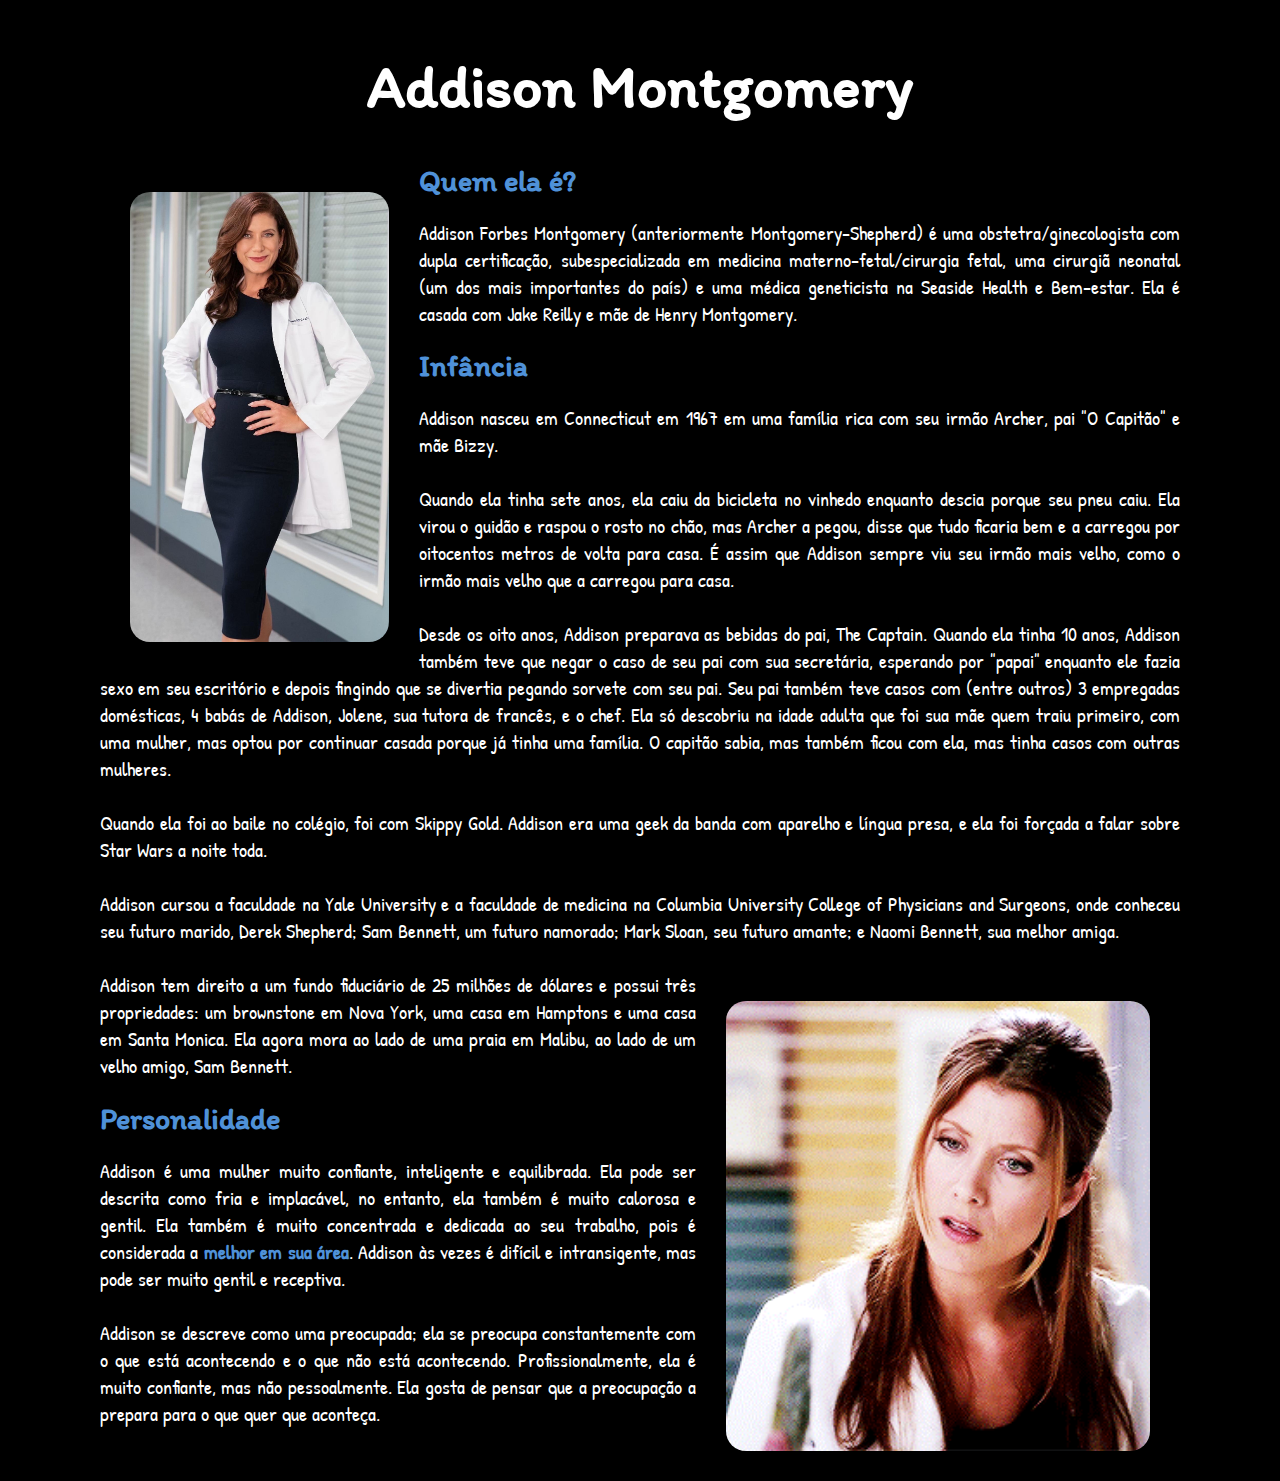
<file: paginas/addison.html>
<!DOCTYPE html>
<html>
    <head>
        <meta charset="UTF-8">
        <title>Addison Montgomery</title>
        <link rel="stylesheet" href="paginas.css">
        <script src="../javas/spoiler.js"></script>
        <link rel="icon" href="../imagens/greys-icon.png">
        <link rel="preconnect" href="https://fonts.googleapis.com">
<link rel="preconnect" href="https://fonts.gstatic.com" crossorigin>
<link href="https://fonts.googleapis.com/css2?family=Fuzzy+Bubbles&family=Itim&family=Patrick+Hand&family=Road+Rage&display=swap" rel="stylesheet">
    </head>
    <body>
        <header>
            <h1 class="titulo"> Addison Montgomery </h1>
        </header>
    <section>
        <article>
            <img class="img-left" src="../imagens/addison-pg.jpg">

            <h1 class="inf">Quem ela é?</h1> 
            <p> Addison Forbes Montgomery (anteriormente Montgomery-Shepherd) é uma obstetra/ginecologista com dupla certificação, 
                subespecializada em medicina materno-fetal/cirurgia fetal, uma cirurgiã neonatal (um dos mais importantes do país) 
                e uma médica geneticista na Seaside Health e Bem-estar. Ela é casada com Jake Reilly e mãe de Henry Montgomery.
            </p>

            <h1 class="inf">Infância</h1> 
            <p> Addison nasceu em Connecticut em 1967 em uma família rica com seu irmão Archer, pai "O Capitão" e mãe Bizzy.<br><br>

                Quando ela tinha sete anos, ela caiu da bicicleta no vinhedo enquanto descia porque seu pneu caiu. Ela virou o guidão 
                e raspou o rosto no chão, mas Archer a pegou, disse que tudo ficaria bem e a carregou por oitocentos metros de volta 
                para casa. É assim que Addison sempre viu seu irmão mais velho, como o irmão mais velho que a carregou para casa.<br><br>
                
                Desde os oito anos, Addison preparava as bebidas do pai, The Captain. Quando ela tinha 10 anos, Addison também teve que 
                negar o caso de seu pai com sua secretária, esperando por "papai" enquanto ele fazia sexo em seu escritório e depois 
                fingindo que se divertia pegando sorvete com seu pai. Seu pai também teve casos com (entre outros) 3 empregadas domésticas, 
                4 babás de Addison, Jolene, sua tutora de francês, e o chef. Ela só descobriu na idade adulta que foi sua mãe quem traiu 
                primeiro, com uma mulher, mas optou por continuar casada porque já tinha uma família. O capitão sabia, mas também ficou 
                com ela, mas tinha casos com outras mulheres.<br><br>
                
                Quando ela foi ao baile no colégio, foi com Skippy Gold. Addison era uma geek da banda com aparelho e língua presa, e ela 
                foi forçada a falar sobre Star Wars a noite toda.<br><br>
                
                Addison cursou a faculdade na Yale University e a faculdade de medicina na Columbia University College of Physicians and 
                Surgeons, onde conheceu seu futuro marido,  Derek Shepherd; Sam Bennett, um futuro namorado; Mark Sloan, seu futuro amante;
                e Naomi Bennett, sua melhor amiga. <br><br>

                <img class="img-right" src="../imagens/addisongif-pg.gif">

                Addison tem direito a um fundo fiduciário de 25 milhões de dólares e possui três propriedades: um brownstone em Nova York, 
                uma casa em Hamptons e uma casa em Santa Monica. Ela agora mora ao lado de uma praia em Malibu, ao lado de um velho amigo,
                Sam Bennett.
            </p>

            <h1 class="inf">Personalidade</h1> 
            <p>Addison é uma mulher muito confiante, inteligente e equilibrada. Ela pode ser descrita como fria e implacável, no entanto, 
                ela também é muito calorosa e gentil. Ela também é muito concentrada e dedicada ao seu trabalho, pois é considerada a 
                <strong style="color:rgb(79, 145, 216)">melhor em sua área</strong>. Addison às vezes é difícil e intransigente, mas pode 
                ser muito gentil e receptiva.<br><br>

                Addison se descreve como uma preocupada; ela se preocupa constantemente com o que está acontecendo e o que não está 
                acontecendo. Profissionalmente, ela é muito confiante, mas não pessoalmente. Ela gosta de pensar que a preocupação a 
                prepara para o que quer que aconteça.
            </p>

        </article>
    </section>
        <footer>

        </footer>
    </body>
</html>
</file>
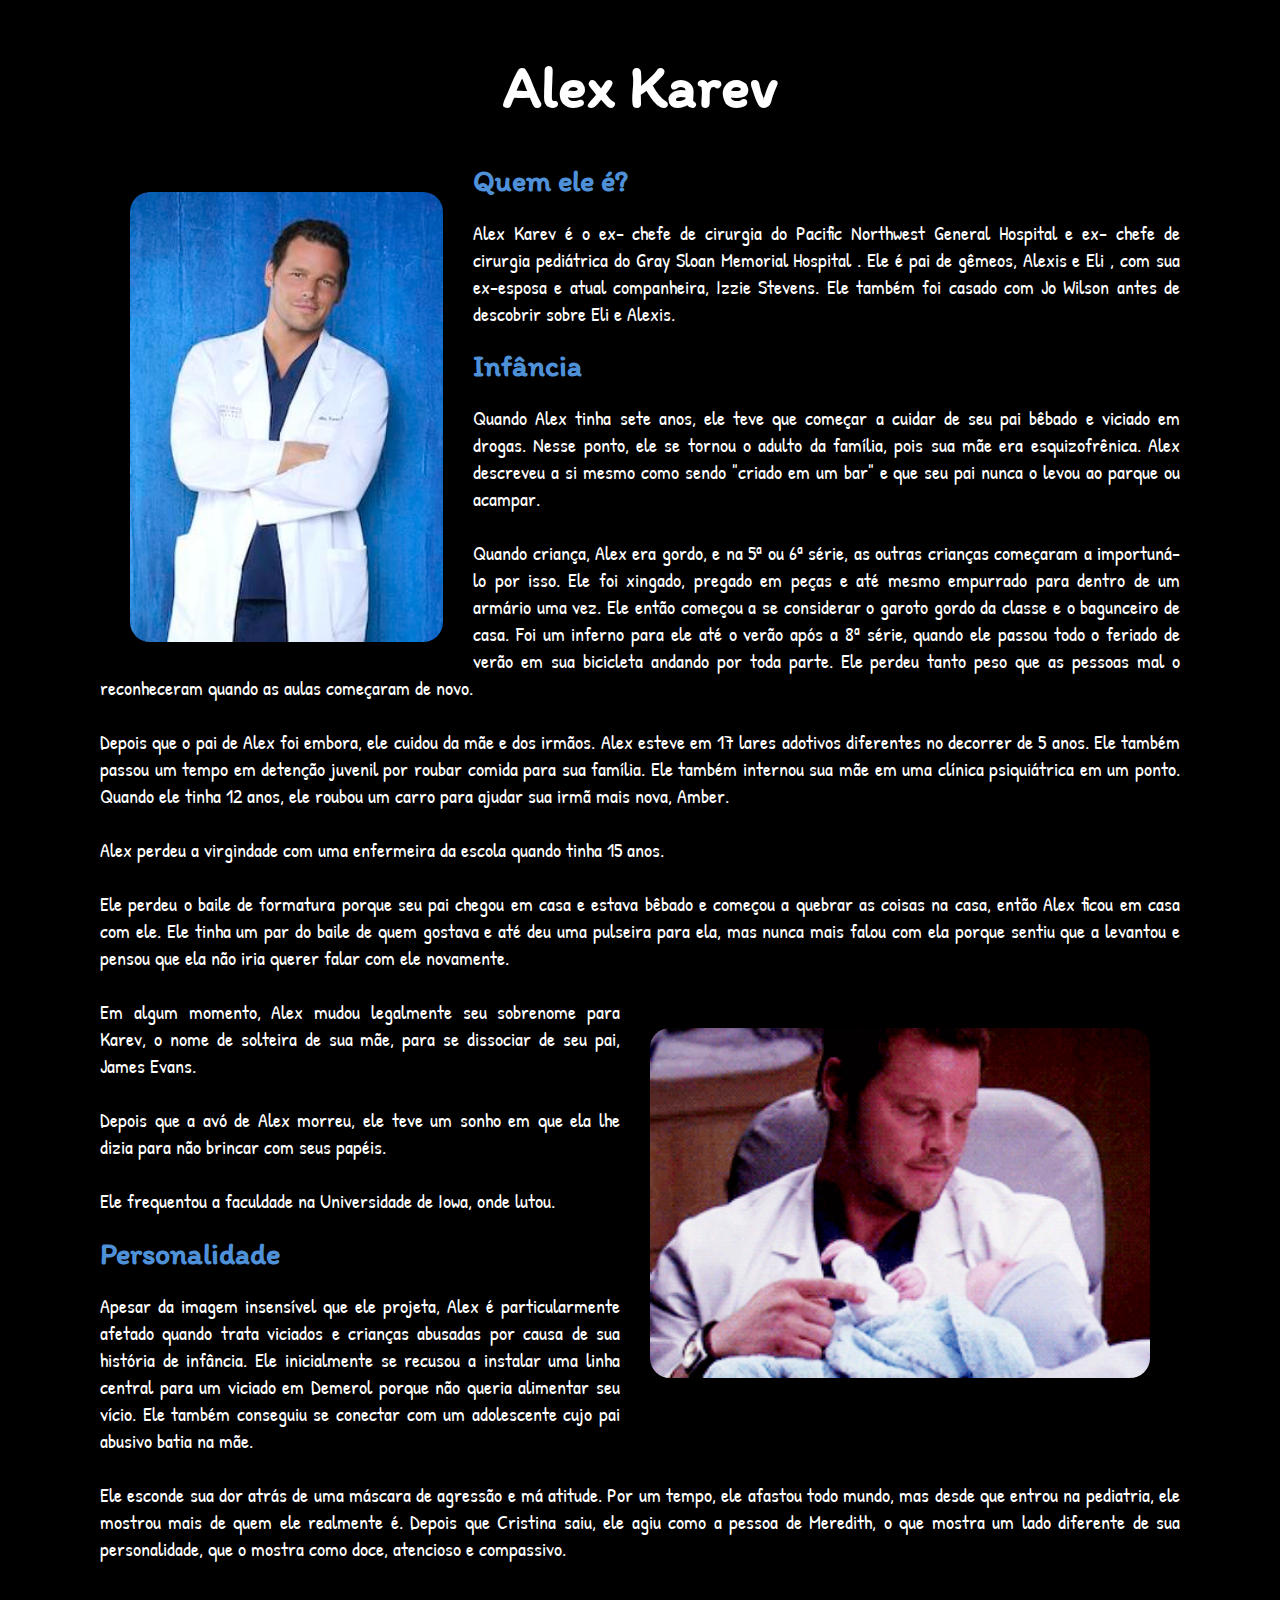
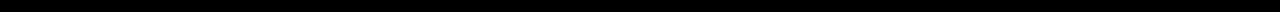
<file: paginas/alex.html>
<!DOCTYPE html>
<html>
    <head>
        <meta charset="UTF-8">
        <title>Alex Karev</title>
        <link rel="stylesheet" href="paginas.css">
        <script src="../javas/spoiler.js"></script>
        <link rel="icon" href="../imagens/greys-icon.png">
        <link rel="preconnect" href="https://fonts.googleapis.com">
<link rel="preconnect" href="https://fonts.gstatic.com" crossorigin>
<link href="https://fonts.googleapis.com/css2?family=Fuzzy+Bubbles&family=Itim&family=Patrick+Hand&family=Road+Rage&display=swap" rel="stylesheet">
    </head>
    <body>
        <header>
            <h1 class="titulo"> Alex Karev </h1>
        </header>
    <section>
        <article>
            <img class="img-left" src="../imagens/alex-pg.jpg">

            <h1 class="inf">Quem ele é?</h1> 
            <p> Alex Karev é o ex- chefe de cirurgia do Pacific Northwest General Hospital e ex- chefe de  cirurgia pediátrica do 
                Gray Sloan Memorial Hospital . Ele é pai de gêmeos,  Alexis e Eli , com sua ex-esposa e atual companheira,  Izzie 
                Stevens. Ele também foi casado com  Jo Wilson antes de descobrir sobre Eli e Alexis.
            </p>

            <h1 class="inf">Infância </h1> 
            <p> Quando Alex tinha sete anos, ele teve que começar a cuidar de seu pai bêbado e viciado em drogas. Nesse ponto, ele se 
                tornou o adulto da família, pois sua mãe era esquizofrênica. Alex descreveu a si mesmo como sendo "criado em um bar" 
                e que seu pai nunca o levou ao parque ou acampar. <br><br>

                Quando criança, Alex era gordo, e na 5ª ou 6ª série, as outras crianças começaram a importuná-lo por isso. Ele foi 
                xingado, pregado em peças e até mesmo empurrado para dentro de um armário uma vez. Ele então começou a se considerar 
                o garoto gordo da classe e o bagunceiro de casa. Foi um inferno para ele até o verão após a 8ª série, quando ele passou 
                todo o feriado de verão em sua bicicleta andando por toda parte. Ele perdeu tanto peso que as pessoas mal o reconheceram 
                quando as aulas começaram de novo.<br><br>

                Depois que o pai de Alex foi embora, ele cuidou da mãe e dos irmãos. Alex esteve em 17 lares adotivos diferentes no 
                decorrer de 5 anos. Ele também passou um tempo em detenção juvenil por roubar comida para sua família. Ele também 
                internou sua mãe em uma clínica psiquiátrica em um ponto. Quando ele tinha 12 anos, ele roubou um carro para ajudar 
                sua irmã mais nova, Amber.<br><br>
                
                Alex perdeu a virgindade com uma enfermeira da escola quando tinha 15 anos.<br><br>
                
                Ele perdeu o baile de formatura porque seu pai chegou em casa e estava bêbado e começou a quebrar as coisas na casa, 
                então Alex ficou em casa com ele. Ele tinha um par do baile de quem gostava e até deu uma pulseira para ela, mas 
                nunca mais falou com ela porque sentiu que a levantou e pensou que ela não iria querer falar com ele novamente.<br><br>
                
                <img class="degif" src="../imagens/karevgif-pg.gif">

                Em algum momento, Alex mudou legalmente seu sobrenome para Karev, o nome de solteira de sua mãe, para se dissociar de 
                seu pai, James Evans.<br><br>
                
                Depois que a avó de Alex morreu, ele teve um sonho em que ela lhe dizia para não brincar com seus papéis.<br><br>
                
                Ele frequentou a faculdade na Universidade de Iowa, onde lutou.
            </p>

            <h1 class="inf">Personalidade</h1>
            <p> Apesar da imagem insensível que ele projeta, Alex é particularmente afetado quando trata viciados e crianças abusadas 
                por causa de sua história de infância. Ele inicialmente se recusou a instalar uma linha central para um viciado em 
                Demerol porque não queria alimentar seu vício. Ele também conseguiu se conectar com um adolescente cujo pai abusivo 
                batia na mãe.<br><br>

                Ele esconde sua dor atrás de uma máscara de agressão e má atitude. Por um tempo, ele afastou todo mundo, mas desde que 
                entrou na pediatria, ele mostrou mais de quem ele realmente é. Depois que Cristina saiu, ele agiu como a pessoa de 
                Meredith, o que mostra um lado diferente de sua personalidade, que o mostra como doce, atencioso e compassivo.
            </p>

        </article>
    </section>
        <footer>

        </footer>
    </body>
</html>
</file>
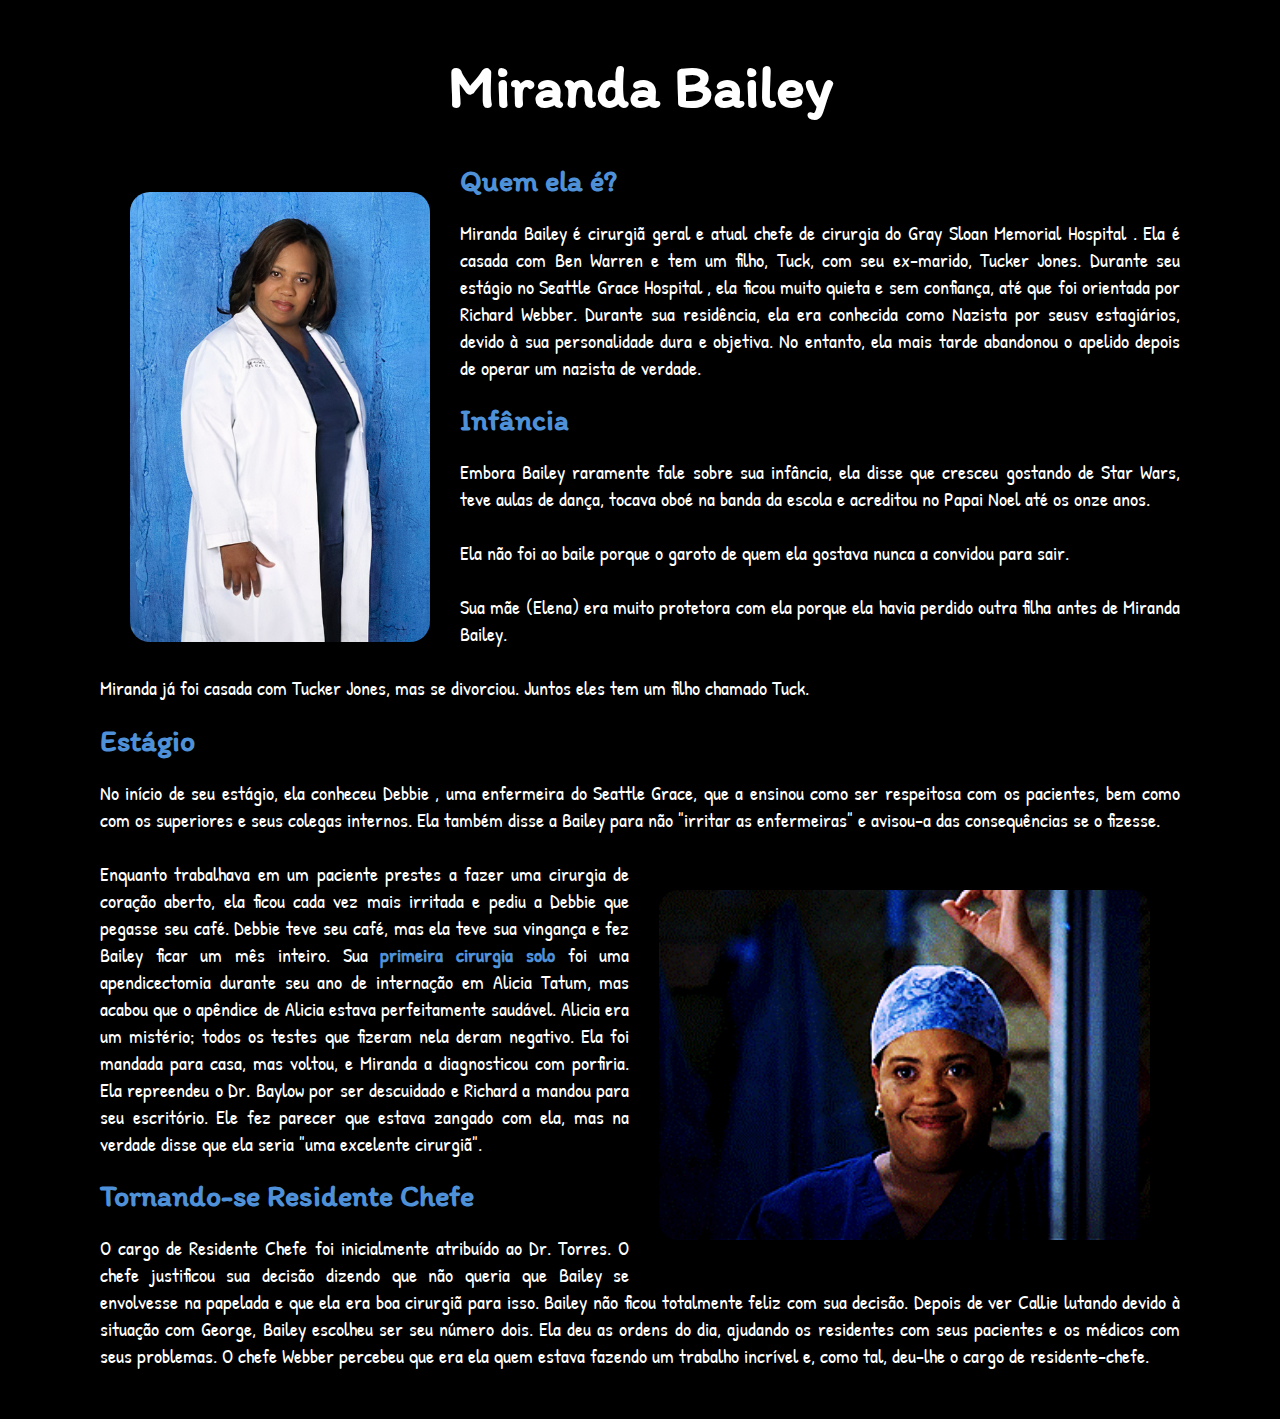
<file: paginas/bailey.html>
<!DOCTYPE html>
<html>
    <head>
        <meta charset="UTF-8">
        <title>Miranda Bailey</title>
        <link rel="stylesheet" href="paginas.css">
        <script src="../javas/spoiler.js"></script>
        <link rel="icon" href="../imagens/greys-icon.png">
        <link rel="preconnect" href="https://fonts.googleapis.com">
<link rel="preconnect" href="https://fonts.gstatic.com" crossorigin>
<link href="https://fonts.googleapis.com/css2?family=Fuzzy+Bubbles&family=Itim&family=Patrick+Hand&family=Road+Rage&display=swap" rel="stylesheet">
    </head>
    <body>
        <header>
            <h1 class="titulo"> Miranda Bailey </h1>
        </header>
    <section>
        <article>
            <img class="img-left" src="../imagens/bailey-pg.jpg">

            <h1 class="inf">Quem ela é?</h1> 
            <p> Miranda Bailey é cirurgiã geral e atual chefe de cirurgia do Gray Sloan Memorial Hospital . Ela é casada com Ben Warren e
                tem um filho, Tuck, com seu ex-marido, Tucker Jones. Durante seu estágio no Seattle Grace Hospital , ela ficou muito quieta 
                e sem confiança, até que foi orientada por Richard Webber. Durante sua residência, ela era conhecida como Nazista por seusv
                estagiários, devido à sua personalidade dura e objetiva. No entanto, ela mais tarde abandonou o apelido depois de operar 
                um nazista de verdade.
            </p>

            <h1 class="inf">Infância</h1> 
            <p> Embora Bailey raramente fale sobre sua infância, ela disse que cresceu gostando de Star Wars, teve aulas de dança, 
                tocava oboé na banda da escola e acreditou no Papai Noel até os onze anos.<br><br>

                Ela não foi ao baile porque o garoto de quem ela gostava nunca a convidou para sair.<br><br>
                
                Sua mãe (Elena) era muito protetora com ela porque ela havia perdido outra filha antes de Miranda Bailey.<br><br>

                Miranda já foi casada com Tucker Jones, mas se divorciou. Juntos eles tem um filho chamado Tuck.
            </p>

            <h1 class="inf">Estágio</h1> 
            <p> No início de seu estágio, ela conheceu Debbie , uma enfermeira do Seattle Grace, que a ensinou como ser respeitosa com 
                os pacientes, bem como com os superiores e seus colegas internos. Ela também disse a Bailey para não "irritar as enfermeiras" 
                e avisou-a das consequências se o fizesse.<br><br>

             <img class="demer" src="../imagens/bailey happy.gif">

                Enquanto trabalhava em um paciente prestes a fazer uma cirurgia de coração aberto, ela ficou cada vez mais irritada e pediu
                a Debbie que pegasse seu café. Debbie teve seu café, mas ela teve sua vingança e fez Bailey ficar um mês inteiro. 
                Sua <strong style="color: rgb(79, 145, 216)">primeira cirurgia solo</strong> foi uma apendicectomia durante seu ano de 
                internação em Alicia Tatum, mas acabou que o apêndice de Alicia estava perfeitamente saudável. Alicia era um mistério; 
                todos os testes que fizeram nela deram negativo. Ela foi mandada para casa, mas voltou, e Miranda a diagnosticou com porfiria.
                Ela repreendeu o Dr. Baylow por ser descuidado e Richard a mandou para seu escritório. Ele fez parecer que estava zangado 
                com ela, mas na verdade disse que ela seria "uma excelente cirurgiã".
            </p>

            
            <h1 class="inf">Tornando-se Residente Chefe</h1> 
            <p> O cargo de Residente Chefe foi inicialmente atribuído ao Dr. Torres. O chefe justificou sua decisão dizendo que não 
                queria que Bailey se envolvesse na papelada e que ela era boa cirurgiã para isso. Bailey não ficou totalmente feliz 
                com sua decisão. Depois de ver Callie lutando devido à situação com George, Bailey escolheu ser seu número dois. Ela 
                deu as ordens do dia, ajudando os residentes com seus pacientes e os médicos com seus problemas. O chefe Webber percebeu 
                que era ela quem estava fazendo um trabalho incrível e, como tal, deu-lhe o cargo de residente-chefe.
            </p>

        </article>
    </section>
        <footer>

        </footer>
    </body>
</html>
</file>
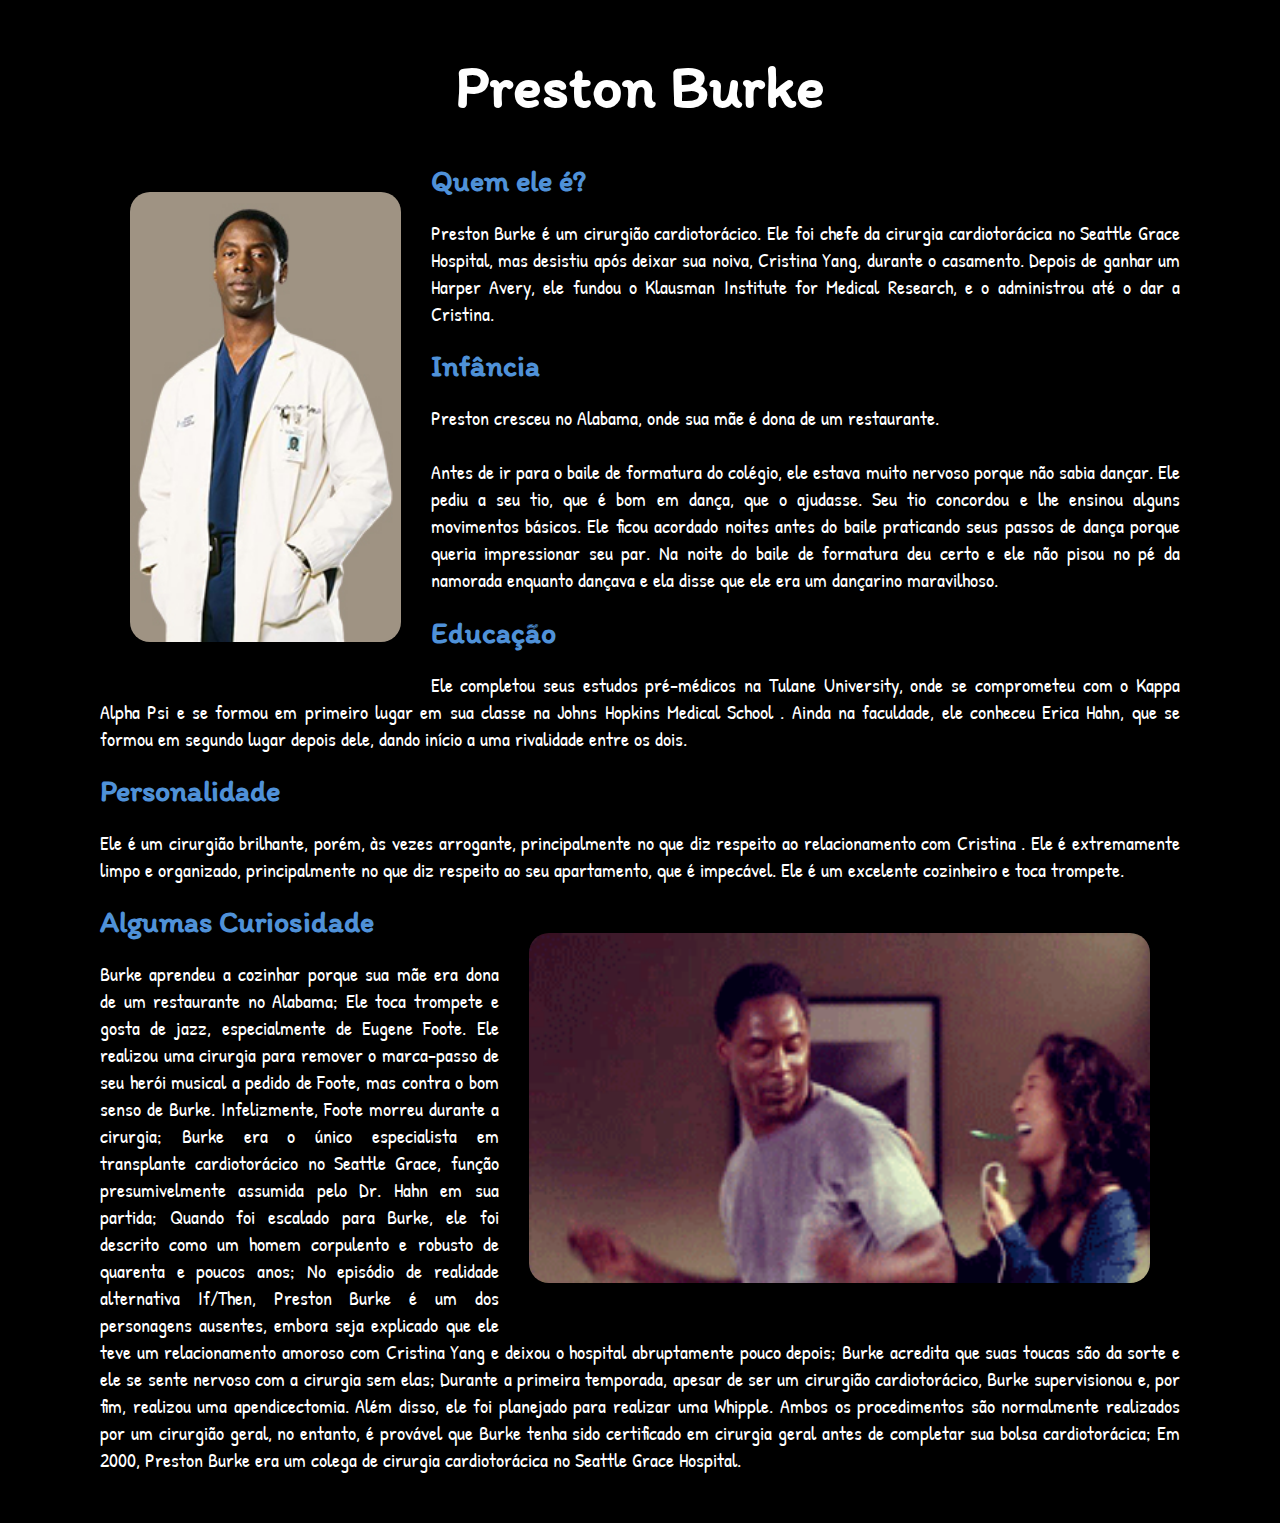
<file: paginas/burke.html>
<!DOCTYPE html>
<html>
    <head>
        <meta charset="UTF-8">
        <title>Preston Burke</title>
        <link rel="stylesheet" href="paginas.css">
        <script src="../javas/spoiler.js"></script>
        <link rel="icon" href="../imagens/greys-icon.png">
        <link rel="preconnect" href="https://fonts.googleapis.com">
<link rel="preconnect" href="https://fonts.gstatic.com" crossorigin>
<link href="https://fonts.googleapis.com/css2?family=Fuzzy+Bubbles&family=Itim&family=Patrick+Hand&family=Road+Rage&display=swap" rel="stylesheet">
    </head>
    <body>
        <header>
            <h1 class="titulo"> Preston Burke </h1>
        </header>
    <section>
        <article>
            <img class="img-left" src="../imagens/burke-pg.jpg">

            <h1 class="inf">Quem ele é?</h1> 
            <p> Preston Burke é um cirurgião cardiotorácico. Ele foi chefe da cirurgia cardiotorácica no Seattle Grace Hospital,
                mas desistiu após deixar sua noiva, Cristina Yang, durante o casamento. Depois de ganhar um Harper Avery, ele 
                fundou o Klausman Institute for Medical Research, e o administrou até o dar a Cristina.
            </p>

            <h1 class="inf">Infância</h1> 
            <p> Preston cresceu no Alabama, onde sua mãe é dona de um restaurante.<br><br>

                Antes de ir para o baile de formatura do colégio, ele estava muito nervoso porque não sabia dançar. Ele pediu a 
                seu tio, que é bom em dança, que o ajudasse. Seu tio concordou e lhe ensinou alguns movimentos básicos. Ele ficou 
                acordado noites antes do baile praticando seus passos de dança porque queria impressionar seu par. Na noite do baile 
                de formatura deu certo e ele não pisou no pé da namorada enquanto dançava e ela disse que ele era um dançarino maravilhoso. 
            </p>

            <h1 class="inf">Educação</h1>
            <p> Ele completou seus estudos pré-médicos na Tulane University, onde se comprometeu com o Kappa Alpha Psi e se 
                formou em primeiro lugar em sua classe na Johns Hopkins Medical School . Ainda na faculdade, ele conheceu Erica Hahn,
                que se formou em segundo lugar depois dele, dando início a uma rivalidade entre os dois.
            </p>

            <h1 class="inf">Personalidade</h1>
            <p> Ele é um cirurgião brilhante, porém, às vezes arrogante, principalmente no que diz respeito ao relacionamento 
                com Cristina . Ele é extremamente limpo e organizado, principalmente no que diz respeito ao seu apartamento, que 
                é impecável. Ele é um excelente cozinheiro e toca trompete.
            </p>

            <img class="demer" src="../imagens/preston e yang.gif">

            <h1 class="inf">Algumas Curiosidade</h1>
            <p> Burke aprendeu a cozinhar porque sua mãe era dona de um restaurante no Alabama; Ele toca trompete e gosta de jazz, 
                especialmente de Eugene Foote. Ele realizou uma cirurgia para remover o marca-passo de seu herói musical a pedido de 
                Foote, mas contra o bom senso de Burke. Infelizmente, Foote morreu durante a cirurgia; Burke era o único especialista 
                em transplante cardiotorácico no Seattle Grace, função presumivelmente assumida pelo Dr. Hahn em sua partida; 
                Quando foi escalado para Burke, ele foi descrito como um homem corpulento e robusto de quarenta e poucos anos; No 
                episódio de realidade alternativa If/Then, Preston Burke é um dos personagens ausentes, embora seja explicado que 
                ele teve um relacionamento amoroso com Cristina Yang e deixou o hospital abruptamente pouco depois; Burke acredita 
                que suas toucas são da sorte e ele se sente nervoso com a cirurgia sem elas; Durante a primeira temporada, apesar 
                de ser um cirurgião cardiotorácico, Burke supervisionou e, por fim, realizou uma apendicectomia. Além disso, ele foi 
                planejado para realizar uma Whipple. Ambos os procedimentos são normalmente realizados por um cirurgião geral, no 
                entanto, é provável que Burke tenha sido certificado em cirurgia geral antes de completar sua bolsa cardiotorácica; 
                Em 2000, Preston Burke era um colega de cirurgia cardiotorácica no Seattle Grace Hospital. 
            </p>
        </article>
    </section>
        <footer>

        </footer>
    </body>
</html>
</file>
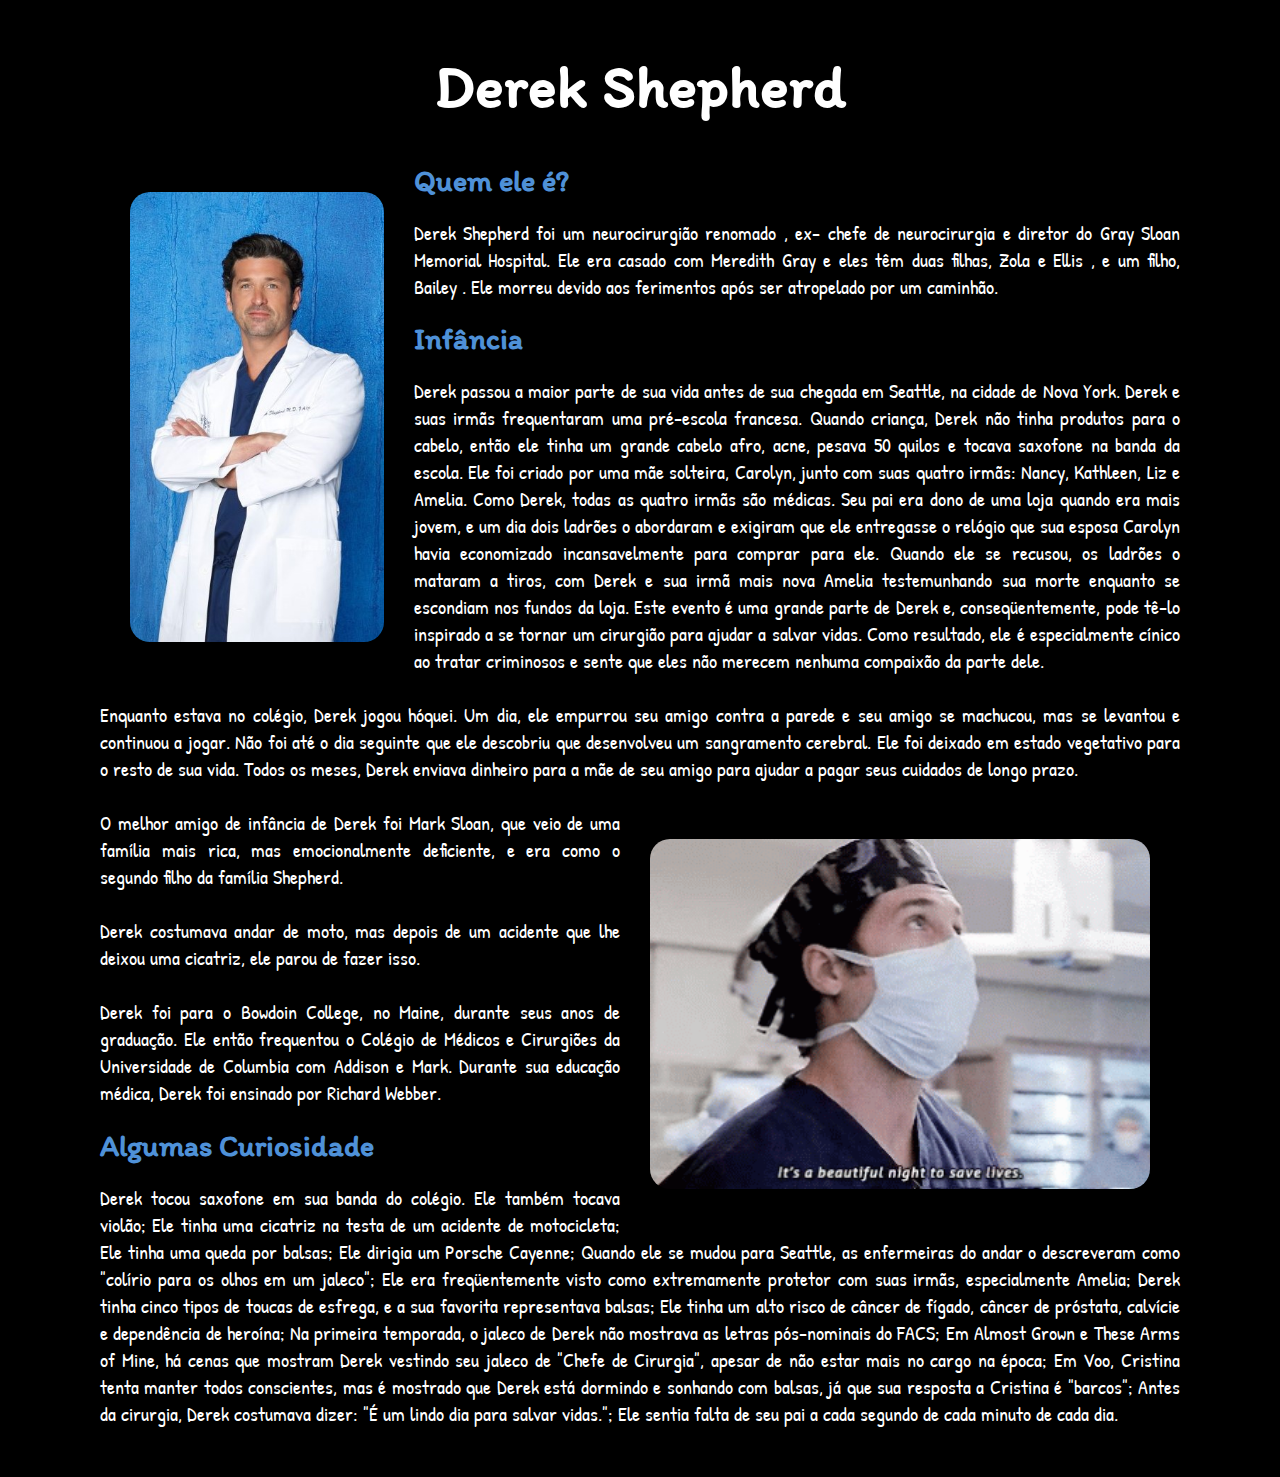
<file: paginas/derek.html>
<!DOCTYPE html>
<html>
    <head>
        <meta charset="UTF-8">
        <title>Derek Shepherd</title>
        <link rel="stylesheet" href="paginas.css">
        <script src="../javas/spoiler.js"></script>
        <link rel="icon" href="../imagens/greys-icon.png">
        <link rel="preconnect" href="https://fonts.googleapis.com">
<link rel="preconnect" href="https://fonts.gstatic.com" crossorigin>
<link href="https://fonts.googleapis.com/css2?family=Fuzzy+Bubbles&family=Itim&family=Patrick+Hand&family=Road+Rage&display=swap" rel="stylesheet">
    </head>
    <body>
        <header>
            <h1 class="titulo"> Derek Shepherd </h1>
        </header>
    <section>
        <article>
            <img class="img-left" src="../imagens/derek-pg.jpg">

            <h1 class="inf">Quem ele é?</h1> 
            <p> Derek Shepherd foi um neurocirurgião renomado , ex- chefe de neurocirurgia e diretor do Gray Sloan Memorial Hospital. 
                Ele era casado com Meredith Gray e eles têm duas filhas, Zola e Ellis , e um filho, Bailey . Ele morreu devido aos 
                ferimentos após ser atropelado por um caminhão.
            </p>

            <h1 class="inf">Infância</h1> 
            <p> Derek passou a maior parte de sua vida antes de sua chegada em Seattle, na cidade de Nova York. Derek e suas irmãs 
                frequentaram uma pré-escola francesa. Quando criança, Derek não tinha produtos para o cabelo, então ele tinha um grande 
                cabelo afro, acne, pesava 50 quilos e tocava saxofone na banda da escola. Ele foi criado por uma mãe solteira, Carolyn, 
                junto com suas quatro irmãs: Nancy, Kathleen, Liz e Amelia. Como Derek, todas as quatro irmãs são médicas. Seu pai era 
                dono de uma loja quando era mais jovem, e um dia dois ladrões o abordaram e exigiram que ele entregasse o relógio que 
                sua esposa Carolyn havia economizado incansavelmente para comprar para ele. Quando ele se recusou, os ladrões o mataram 
                a tiros, com Derek e sua irmã mais nova Amelia testemunhando sua morte enquanto se escondiam nos fundos da loja. Este evento 
                é uma grande parte de Derek e, conseqüentemente, pode tê-lo inspirado a se tornar um cirurgião para ajudar a salvar vidas. 
                Como resultado, ele é especialmente cínico ao tratar criminosos e sente que eles não merecem nenhuma compaixão da parte 
                dele.<br><br>

                Enquanto estava no colégio, Derek jogou hóquei. Um dia, ele empurrou seu amigo contra a parede e seu amigo se machucou, mas 
                se levantou e continuou a jogar. Não foi até o dia seguinte que ele descobriu que desenvolveu um sangramento cerebral. 
                Ele foi deixado em estado vegetativo para o resto de sua vida. Todos os meses, Derek enviava dinheiro para a mãe de seu amigo 
                para ajudar a pagar seus cuidados de longo prazo.<br><br>
                
                <img class="degif" src="../imagens/shepherd-pg.gif">

                O melhor amigo de infância de Derek foi Mark Sloan, que veio de uma família mais rica, mas emocionalmente deficiente, e 
                era como o segundo filho da família Shepherd.<br><br>
                
                Derek costumava andar de moto, mas depois de um acidente que lhe deixou uma cicatriz, ele parou de fazer isso.<br><br>
                
                Derek foi para o Bowdoin College, no Maine, durante seus anos de graduação. Ele então frequentou o Colégio de Médicos e 
                Cirurgiões da Universidade de Columbia com Addison e Mark. Durante sua educação médica, Derek foi ensinado por Richard 
                Webber.
            </p>

            <h1 class="inf">Algumas Curiosidade</h1> 
            <p> Derek tocou saxofone em sua banda do colégio. Ele também tocava violão; Ele tinha uma cicatriz na testa de um
                acidente de motocicleta; Ele tinha uma queda por balsas; Ele dirigia um Porsche Cayenne; Quando ele se mudou para 
                Seattle, as enfermeiras do andar o descreveram como "colírio para os olhos em um jaleco"; Ele era freqüentemente 
                visto como extremamente protetor com suas irmãs, especialmente Amelia; Derek tinha cinco tipos de toucas de esfrega, 
                e a sua favorita representava balsas; Ele tinha um alto risco de câncer de fígado, câncer de próstata, calvície e 
                dependência de heroína; Na primeira temporada, o jaleco de Derek não mostrava as letras pós-nominais do FACS; Em 
                Almost Grown e These Arms of Mine, há cenas que mostram Derek vestindo seu jaleco de "Chefe de Cirurgia", apesar 
                de não estar mais no cargo na época; Em Voo, Cristina tenta manter todos conscientes, mas é mostrado que Derek 
                está dormindo e sonhando com balsas, já que sua resposta a Cristina é "barcos"; Antes da cirurgia, Derek costumava dizer: 
                "É um lindo dia para salvar vidas."; Ele sentia falta de seu pai a cada segundo de cada minuto de cada dia.

            </p>

        </article>
    </section>
        <footer>

        </footer>
    </body>
</html>
</file>
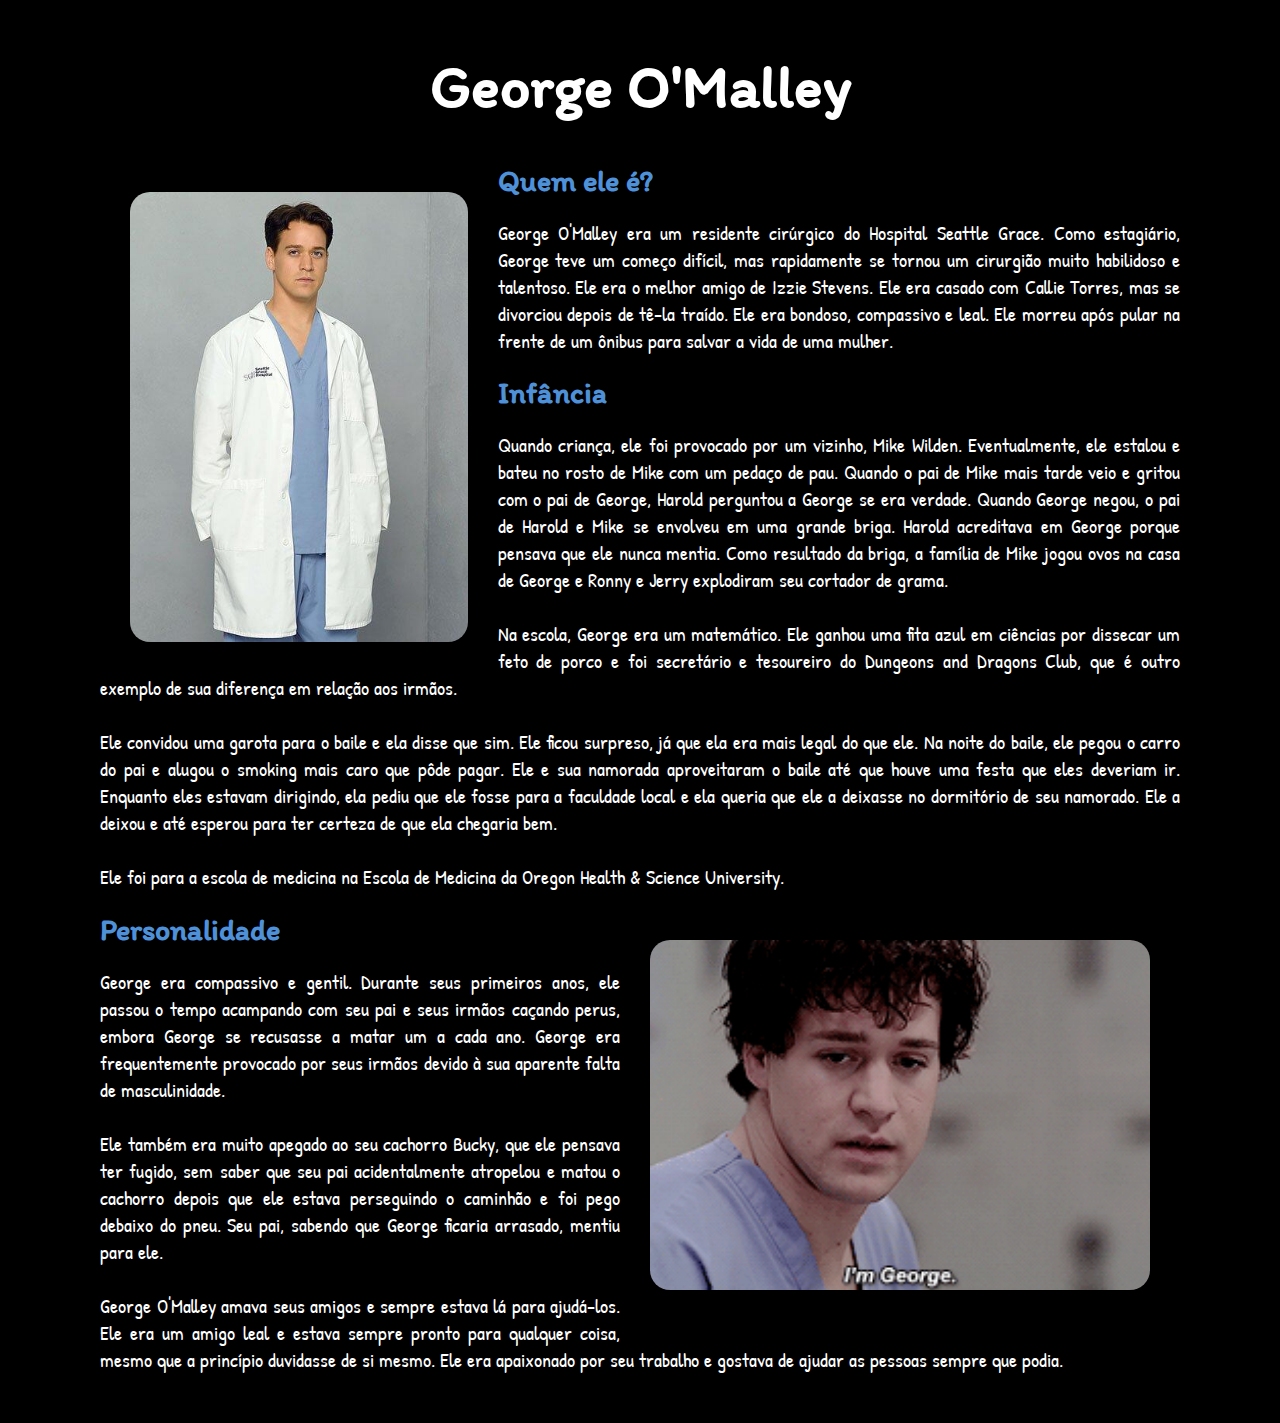
<file: paginas/george.html>
<!DOCTYPE html>
<html>
    <head>
        <meta charset="UTF-8">
        <title>George O'Malley</title>
        <link rel="stylesheet" href="paginas.css">
        <script src="../javas/spoiler.js"></script>
        <link rel="icon" href="../imagens/greys-icon.png">
        <link rel="preconnect" href="https://fonts.googleapis.com">
<link rel="preconnect" href="https://fonts.gstatic.com" crossorigin>
<link href="https://fonts.googleapis.com/css2?family=Fuzzy+Bubbles&family=Itim&family=Patrick+Hand&family=Road+Rage&display=swap" rel="stylesheet">
    </head>
    <body>
        <header>
            <h1 class="titulo"> George O'Malley </h1>
        </header>
    <section>
        <article>
            <img class="img-left" src="../imagens/george-pg.jfif">

            <h1 class="inf">Quem ele é?</h1> 
            <p> George O'Malley era um residente cirúrgico do Hospital Seattle Grace. Como estagiário, George teve um começo difícil, 
                mas rapidamente se tornou um cirurgião muito habilidoso e talentoso. Ele era o melhor amigo de Izzie Stevens. Ele era 
                casado com Callie Torres, mas se divorciou depois de tê-la traído. Ele era bondoso, compassivo e leal. Ele morreu após 
                pular na frente de um ônibus para salvar a vida de uma mulher. </p>

            <h1 class="inf">Infância</h1> 
            <p> Quando criança, ele foi provocado por um vizinho, Mike Wilden. Eventualmente, ele estalou e bateu no rosto de Mike com 
                um pedaço de pau. Quando o pai de Mike mais tarde veio e gritou com o pai de George, Harold perguntou a George se era 
                verdade. Quando George negou, o pai de Harold e Mike se envolveu em uma grande briga. Harold acreditava em George porque 
                pensava que ele nunca mentia. Como resultado da briga, a família de Mike jogou ovos na casa de George e Ronny e Jerry 
                explodiram seu cortador de grama.<br><br>

                Na escola, George era um matemático. Ele ganhou uma fita azul em ciências por dissecar um feto de porco e foi secretário 
                e tesoureiro do Dungeons and Dragons Club, que é outro exemplo de sua diferença em relação aos irmãos.<br><br>
                
                Ele convidou uma garota para o baile e ela disse que sim. Ele ficou surpreso, já que ela era mais legal do que ele. Na 
                noite do baile, ele pegou o carro do pai e alugou o smoking mais caro que pôde pagar. Ele e sua namorada aproveitaram o 
                baile até que houve uma festa que eles deveriam ir. Enquanto eles estavam dirigindo, ela pediu que ele fosse para a 
                faculdade local e ela queria que ele a deixasse no dormitório de seu namorado. Ele a deixou e até esperou para ter certeza 
                de que ela chegaria bem.<br><br>
                
                Ele foi para a escola de medicina na Escola de Medicina da Oregon Health & Science University. </p>
            
            <img class="degif" src="../imagens/georgif-pg.gif">


            <h1 class="inf">Personalidade</h1> 
            <p> George era compassivo e gentil. Durante seus primeiros anos, ele passou o tempo acampando com seu pai e seus irmãos 
                caçando perus, embora George se recusasse a matar um a cada ano. George era frequentemente provocado por seus irmãos 
                devido à sua aparente falta de masculinidade.<br><br>

                Ele também era muito apegado ao seu cachorro Bucky, que ele pensava ter fugido, sem saber que seu pai acidentalmente 
                atropelou e matou o cachorro depois que ele estava perseguindo o caminhão e foi pego debaixo do pneu. Seu pai, sabendo 
                que George ficaria arrasado, mentiu para ele.<br><br>
                
                George O'Malley amava seus amigos e sempre estava lá para ajudá-los. Ele era um amigo leal e estava sempre pronto para 
                qualquer coisa, mesmo que a princípio duvidasse de si mesmo. Ele era apaixonado por seu trabalho e gostava de ajudar as 
                pessoas sempre que podia. </p>

        </article>
    </section>
        <footer>

        </footer>
    </body>
</html>
</file>
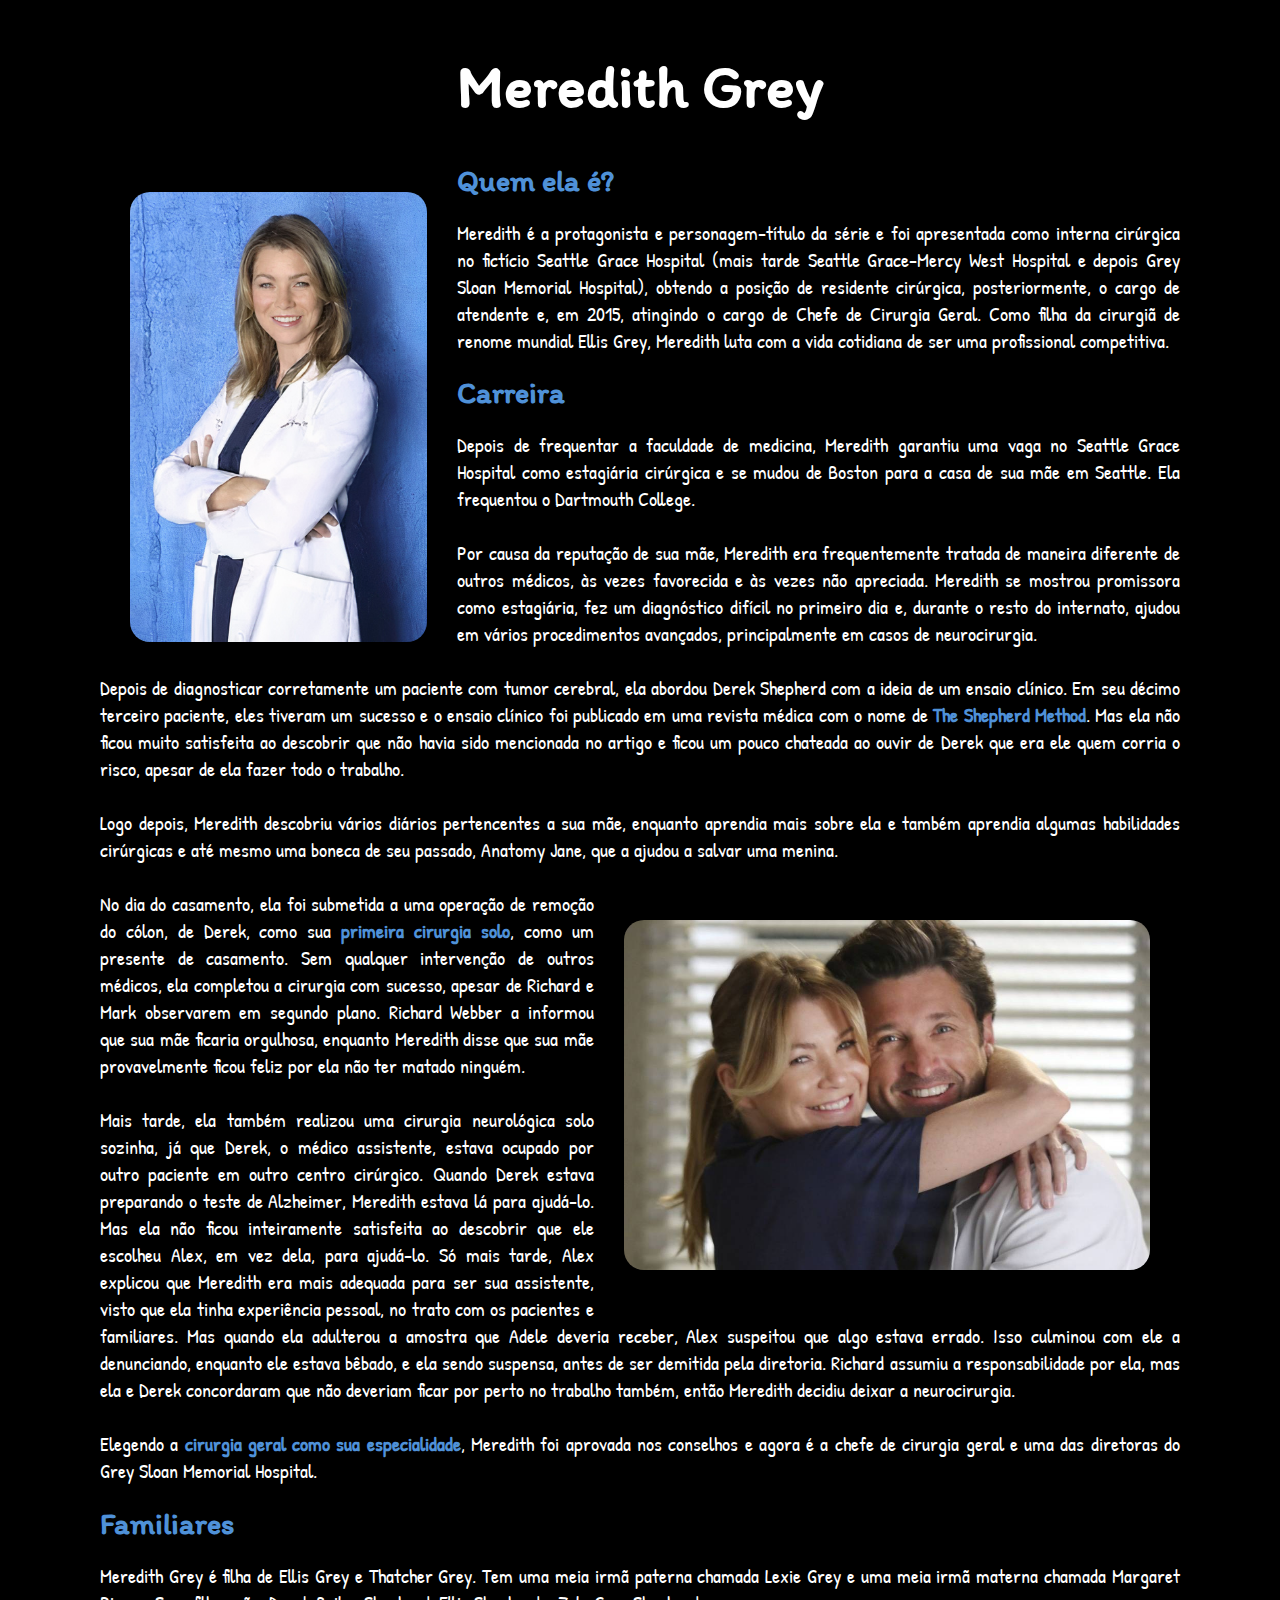
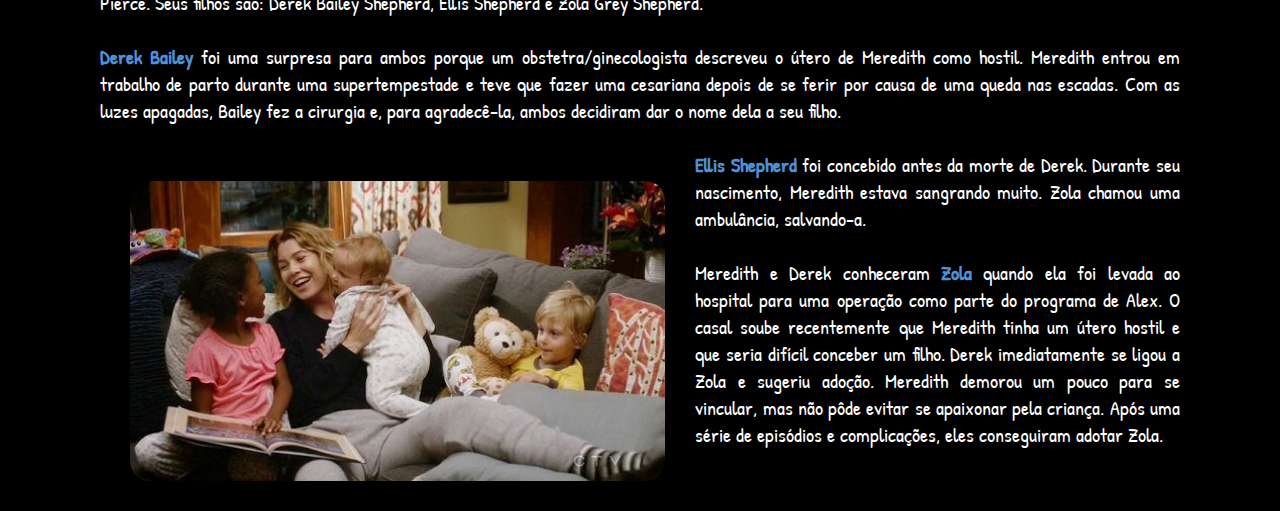
<file: paginas/grey.html>
<!DOCTYPE html>
<html>
    <head>
        <meta charset="UTF-8">
        <title>Meredith Grey</title>
        <link rel="stylesheet" href="paginas.css">
        <script src="../javas/spoiler.js"></script>
        <link rel="icon" href="../imagens/greys-icon.png">
        <link rel="preconnect" href="https://fonts.googleapis.com">
<link rel="preconnect" href="https://fonts.gstatic.com" crossorigin>
<link href="https://fonts.googleapis.com/css2?family=Fuzzy+Bubbles&family=Itim&family=Patrick+Hand&family=Road+Rage&display=swap" rel="stylesheet">
    </head>
    <body>
        <header>
            <h1 class="titulo"> Meredith Grey </h1>
        </header>
    <section>
        <article>
            <img class="img-left" src="../imagens/grey-pg.jpg">

            <h1 class="inf">Quem ela é?</h1> 
            <p> Meredith é a protagonista e personagem-título da série e foi apresentada como interna cirúrgica no fictício
                Seattle Grace Hospital (mais tarde Seattle Grace-Mercy West Hospital e depois Grey Sloan Memorial Hospital), 
                obtendo a posição de residente cirúrgica, posteriormente, o cargo de atendente e, em 2015, atingindo o cargo 
                de Chefe de Cirurgia Geral. Como filha da cirurgiã de renome mundial Ellis Grey, Meredith luta com a vida
                cotidiana de ser uma profissional competitiva. </p>

            <h1 class="inf">Carreira</h1> 
            <p> Depois de frequentar a faculdade de medicina, Meredith garantiu uma vaga no Seattle Grace Hospital como estagiária
                cirúrgica e se mudou de Boston para a casa de sua mãe em Seattle. Ela frequentou o Dartmouth College.<br><br>

                Por causa da reputação de sua mãe, Meredith era frequentemente tratada de maneira diferente de outros médicos,
                às vezes favorecida e às vezes não apreciada. Meredith se mostrou promissora como estagiária, fez um diagnóstico
                difícil no primeiro dia e, durante o resto do internato, ajudou em vários procedimentos avançados, principalmente
                em casos de neurocirurgia.<br><br>

                Depois de diagnosticar corretamente um paciente com tumor cerebral, ela abordou Derek Shepherd com a ideia de um
                ensaio clínico. Em seu décimo terceiro paciente, eles tiveram um sucesso e o ensaio clínico foi publicado em uma
                revista médica com o nome de <strong style="color:rgb(79, 145, 216)">The Shepherd Method</strong>. Mas ela não
                ficou muito satisfeita ao descobrir que não havia sido mencionada no artigo e ficou um pouco chateada ao ouvir de 
                Derek que era ele quem corria o risco, apesar de ela fazer todo o trabalho.<br><br>

                Logo depois, Meredith descobriu vários diários pertencentes a sua mãe, enquanto aprendia mais sobre ela e também
                aprendia algumas habilidades cirúrgicas e até mesmo uma boneca de seu passado, Anatomy Jane, que a ajudou a salvar
                uma menina.<br><br>

                <img class="demer" src="../imagens/derek e mer.jpg">

                No dia do casamento, ela foi submetida a uma operação de remoção do cólon, de Derek, como sua 
                <strong style="color:rgb(79, 145, 216)">primeira cirurgia solo</strong>, como um presente de casamento. Sem qualquer 
                intervenção de outros médicos, ela completou a cirurgia com sucesso, apesar de Richard e Mark observarem em segundo plano.
                Richard Webber a informou que sua mãe ficaria orgulhosa, enquanto Meredith disse que sua mãe provavelmente ficou feliz
                por ela não ter matado ninguém.<br><br>

                Mais tarde, ela também realizou uma cirurgia neurológica solo sozinha, já que Derek, o médico assistente, estava ocupado
                por outro paciente em outro centro cirúrgico. Quando Derek estava preparando o teste de Alzheimer, Meredith estava 
                lá para ajudá-lo. Mas ela não ficou inteiramente satisfeita ao descobrir que ele escolheu Alex, em vez dela, para 
                ajudá-lo. Só mais tarde, Alex explicou que Meredith era mais adequada para ser sua assistente, visto que ela tinha 
                experiência pessoal, no trato com os pacientes e familiares. Mas quando ela adulterou a amostra que Adele deveria 
                receber, Alex suspeitou que algo estava errado. Isso culminou com ele a denunciando, enquanto ele estava bêbado, e 
                ela sendo suspensa, antes de ser demitida pela diretoria. Richard assumiu a responsabilidade por ela, mas ela e Derek 
                concordaram que não deveriam ficar por perto no trabalho também, então Meredith decidiu deixar a neurocirurgia.<br><br>

                Elegendo a <strong style="color:rgb(79, 145, 216)">cirurgia geral como sua especialidade</strong>, Meredith foi
                aprovada nos conselhos e agora é a chefe de cirurgia geral e uma das diretoras do Grey Sloan Memorial Hospital.
                 </p>

                
                <h1 class="inf">Familiares</h1> 
                <p> Meredith Grey é filha de Ellis Grey e Thatcher Grey. Tem uma meia irmã paterna chamada Lexie Grey e uma meia irmã
                    materna chamada Margaret Pierce. Seus filhos são: Derek Bailey Shepherd, Ellis Shepherd e Zola Grey Shepherd.<br><br>
                
                    <strong style="color:rgb(79, 145, 216)">Derek Bailey</strong> foi uma surpresa para ambos porque um
                    obstetra/ginecologista descreveu o útero de Meredith como hostil. Meredith entrou em trabalho de parto durante uma
                    supertempestade e teve que fazer uma cesariana depois de se ferir por causa de uma queda nas escadas. Com as luzes
                    apagadas, Bailey fez a cirurgia e, para agradecê-la, ambos decidiram dar o nome dela a seu filho.<br><br>

                    <img class="merfi" src="../imagens/mer e filhos.jpg">

                    <strong style="color:rgb(79, 145, 216)">Ellis Shepherd</strong> foi concebido antes da morte de Derek. Durante seu
                    nascimento, Meredith estava sangrando muito. Zola chamou uma ambulância, salvando-a.<br><br>

                    Meredith e Derek conheceram <strong style="color:rgb(79, 145, 216)">Zola</strong> quando ela foi levada ao hospital
                    para uma operação como parte do programa de Alex. O casal soube recentemente que Meredith tinha um útero hostil e
                    que seria difícil conceber um filho. Derek imediatamente se ligou a Zola e sugeriu adoção. Meredith demorou um 
                    pouco para se vincular, mas não pôde evitar se apaixonar pela criança. Após uma série de episódios e complicações, 
                    eles conseguiram adotar Zola.
                 </p>

        </article>
    </section>
        <footer>

        </footer>
    </body>
</html>
</file>
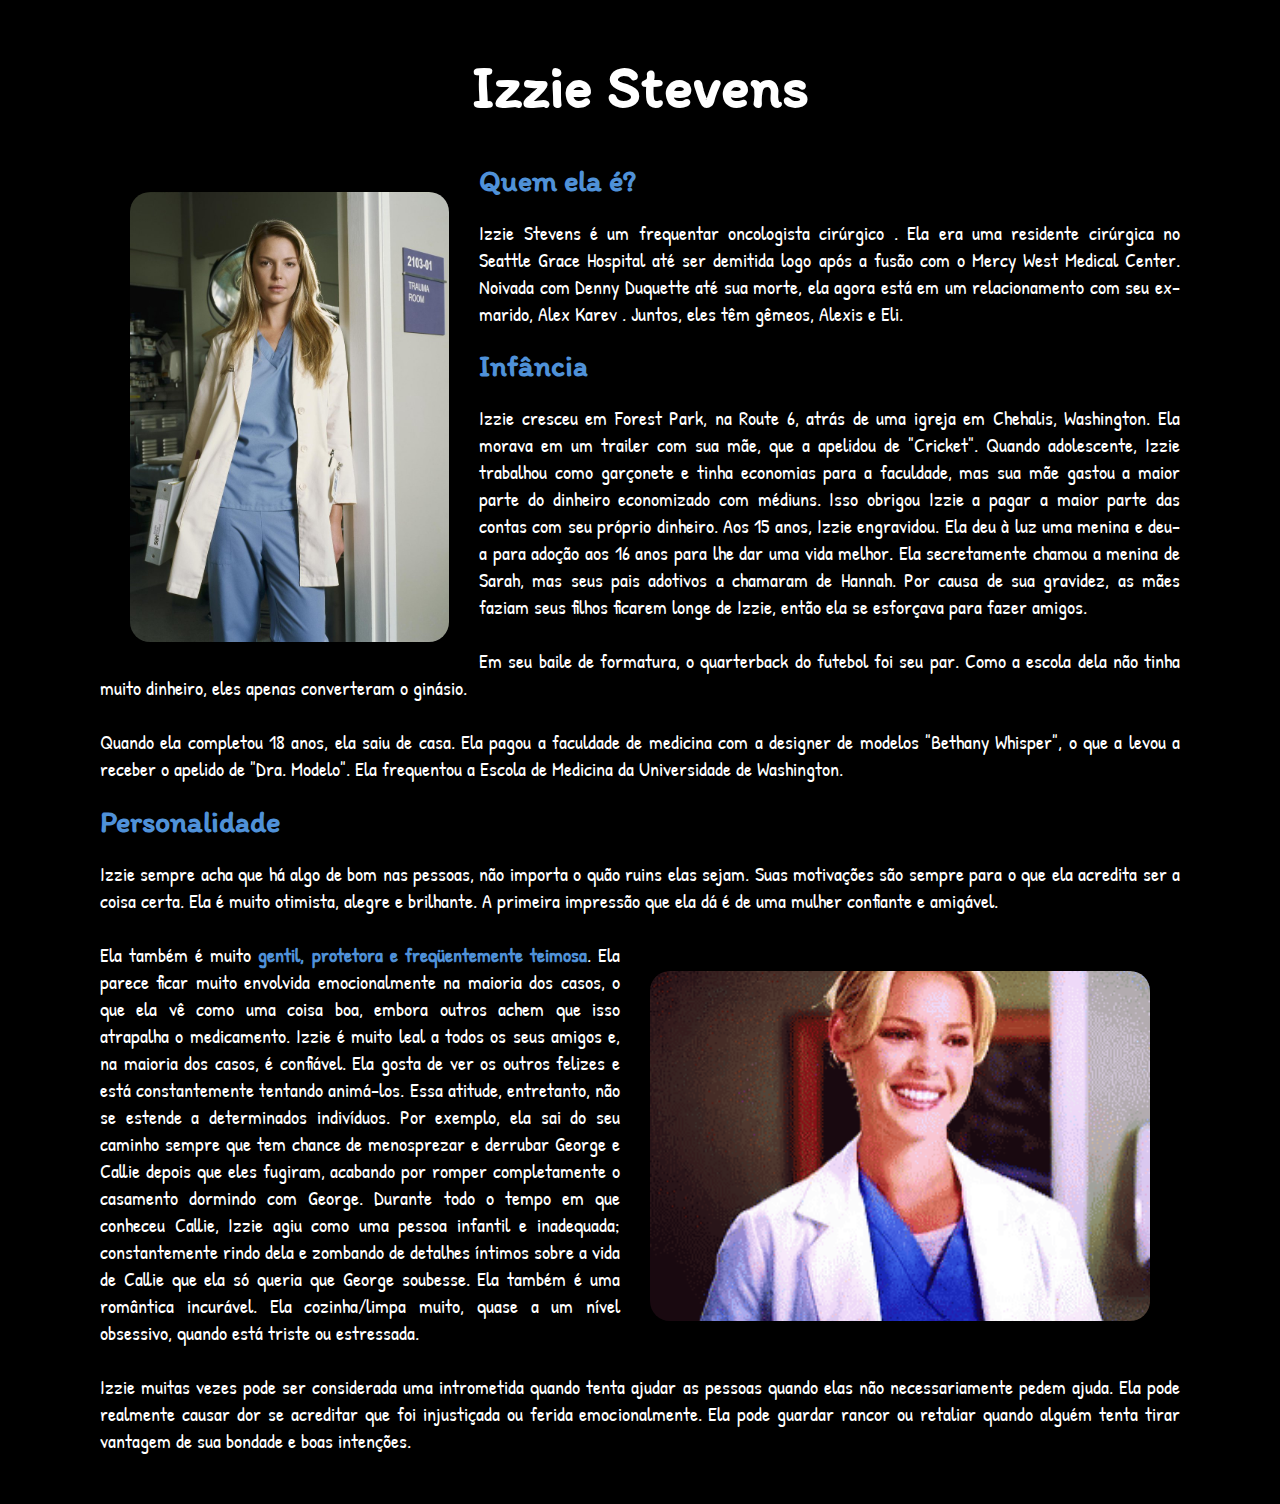
<file: paginas/izzie.html>
<!DOCTYPE html>
<html>
    <head>
        <meta charset="UTF-8">
        <title>Izzie Stevens</title>
        <link rel="stylesheet" href="paginas.css">
        <script src="../javas/spoiler.js"></script>
        <link rel="icon" href="../imagens/greys-icon.png">
        <link rel="preconnect" href="https://fonts.googleapis.com">
<link rel="preconnect" href="https://fonts.gstatic.com" crossorigin>
<link href="https://fonts.googleapis.com/css2?family=Fuzzy+Bubbles&family=Itim&family=Patrick+Hand&family=Road+Rage&display=swap" rel="stylesheet">
    </head>
    <body>
        <header>
            <h1 class="titulo"> Izzie Stevens </h1>
        </header>
    <section>
        <article>
            <img class="img-left" src="../imagens/izzie-pg.jpg">

            <h1 class="inf">Quem ela é?</h1> 
            <p> Izzie Stevens é um frequentar oncologista cirúrgico . Ela era uma residente cirúrgica no Seattle Grace Hospital até ser 
                demitida logo após a fusão com o Mercy West Medical Center. Noivada com Denny Duquette até sua morte, ela agora está em 
                um relacionamento com seu ex-marido, Alex Karev . Juntos, eles têm gêmeos, Alexis e Eli.
            </p>

            <h1 class="inf">Infância</h1> 
            <p> Izzie cresceu em Forest Park, na Route 6, atrás de uma igreja em Chehalis, Washington. Ela morava em um trailer com 
                sua mãe, que a apelidou de "Cricket". Quando adolescente, Izzie trabalhou como garçonete e tinha economias para a 
                faculdade, mas sua mãe gastou a maior parte do dinheiro economizado com médiuns. Isso obrigou Izzie a pagar a maior 
                parte das contas com seu próprio dinheiro. Aos 15 anos, Izzie engravidou. Ela deu à luz uma menina e deu-a para adoção 
                aos 16 anos para lhe dar uma vida melhor. Ela secretamente chamou a menina de Sarah, mas seus pais adotivos a chamaram 
                de Hannah. Por causa de sua gravidez, as mães faziam seus filhos ficarem longe de Izzie, então ela se esforçava para 
                fazer amigos.<br><br>
                
                Em seu baile de formatura, o quarterback do futebol foi seu par. Como a escola dela não tinha muito dinheiro, eles apenas 
                converteram o ginásio.<br><br>
                
                Quando ela completou 18 anos, ela saiu de casa. Ela pagou a faculdade de medicina com a designer de modelos "Bethany 
                Whisper", o que a levou a receber o apelido de "Dra. Modelo". Ela frequentou a Escola de Medicina da Universidade de 
                Washington.
            </p>

            <h1 class="inf">Personalidade</h1> 
            <p> Izzie sempre acha que há algo de bom nas pessoas, não importa o quão ruins elas sejam. Suas motivações são sempre para 
                o que ela acredita ser a coisa certa. Ela é muito otimista, alegre e brilhante. A primeira impressão que ela dá é de 
                uma mulher confiante e amigável.<br><br>

                <img class="degif" src="../imagens/izziegif-pg.gif">

                Ela também é muito <strong style="color:rgb(79, 145, 216)">gentil, protetora e freqüentemente teimosa</strong>. 
                Ela parece ficar muito envolvida emocionalmente na maioria dos casos, o que ela vê como uma coisa boa, embora outros achem 
                que isso atrapalha o medicamento. Izzie é muito leal a todos os seus amigos e, na maioria dos casos, é confiável. Ela gosta 
                de ver os outros felizes e está constantemente tentando animá-los. Essa atitude, entretanto, não se estende a determinados 
                indivíduos. Por exemplo, ela sai do seu caminho sempre que tem chance de menosprezar e derrubar George e Callie depois 
                que eles fugiram, acabando por romper completamente o casamento dormindo com George. Durante todo o tempo em que conheceu 
                Callie, Izzie agiu como uma pessoa infantil e inadequada; constantemente rindo dela e zombando de detalhes íntimos sobre a 
                vida de Callie que ela só queria que George soubesse. Ela também é uma romântica incurável. Ela cozinha/limpa muito, quase 
                a um nível obsessivo, quando está triste ou estressada.<br><br>
                
                Izzie muitas vezes pode ser considerada uma intrometida quando tenta ajudar as pessoas quando elas não necessariamente 
                pedem ajuda. Ela pode realmente causar dor se acreditar que foi injustiçada ou ferida emocionalmente. Ela pode guardar 
                rancor ou retaliar quando alguém tenta tirar vantagem de sua bondade e boas intenções.
            </p>

        </article>
    </section>
        <footer>

        </footer>
    </body>
</html>
</file>
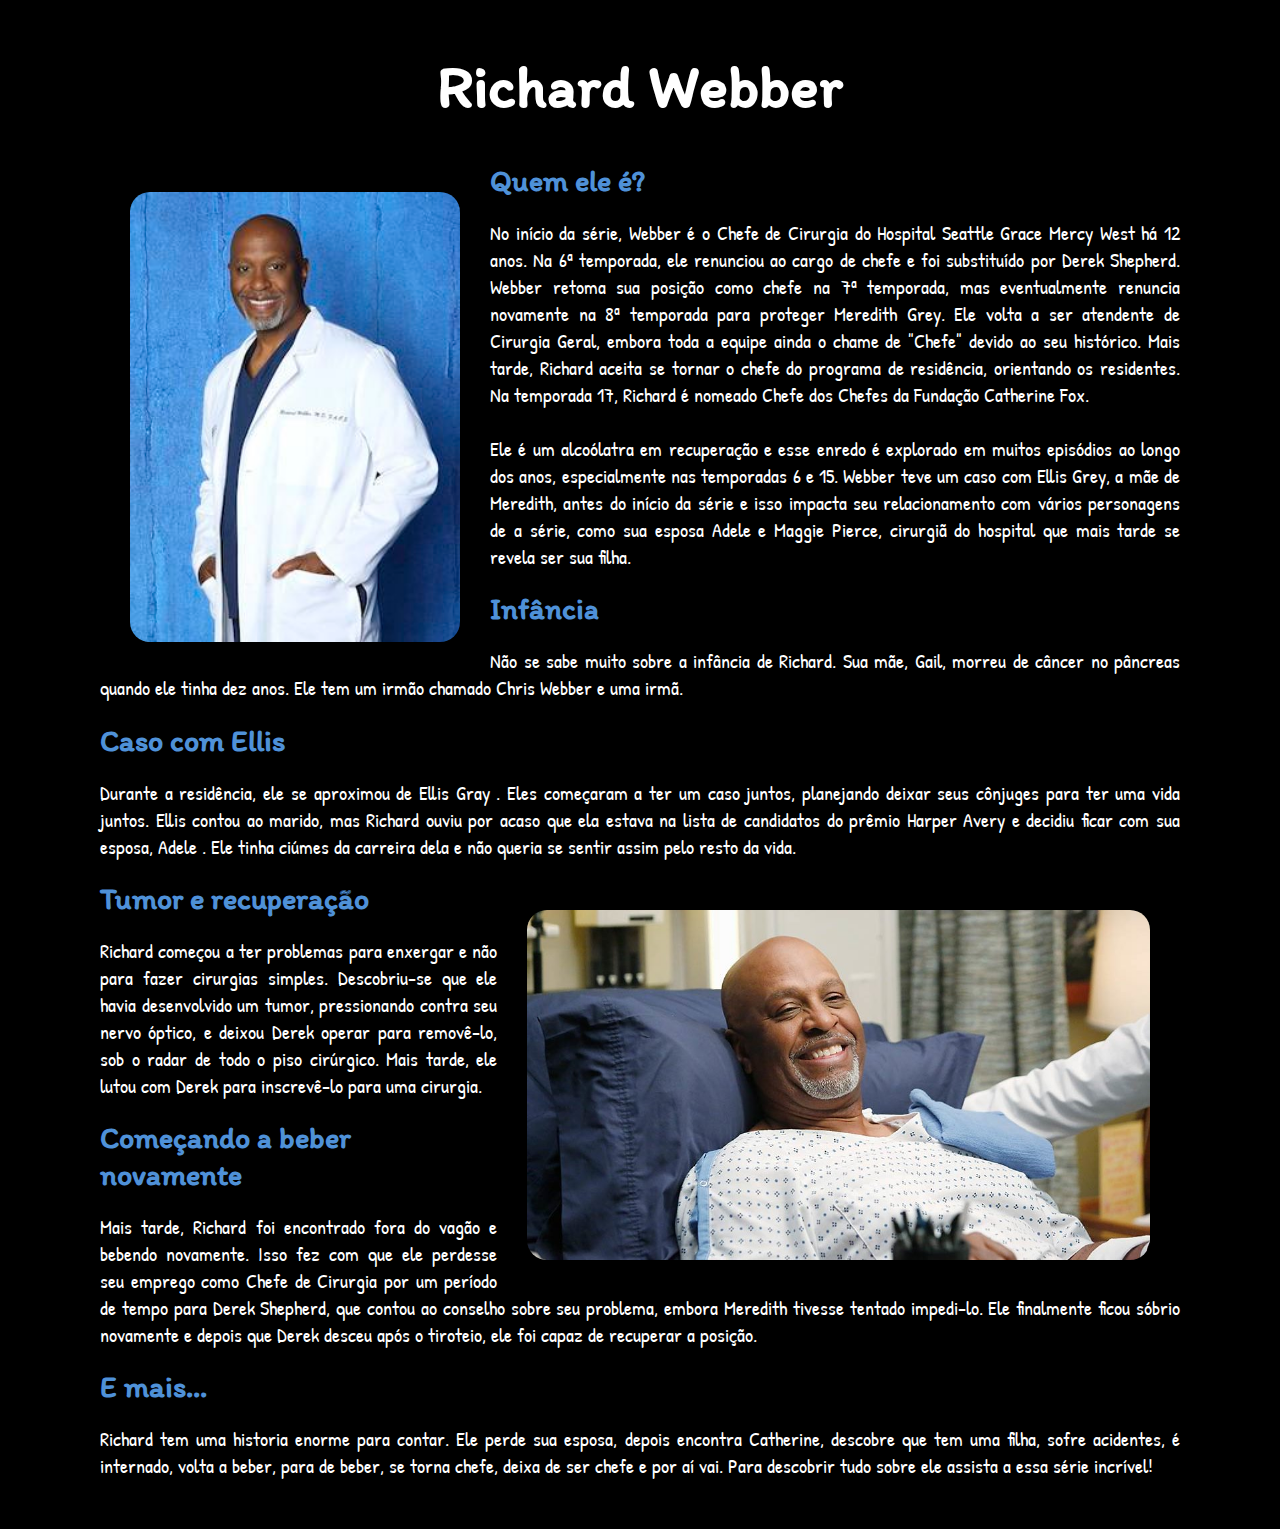
<file: paginas/webber.html>
<!DOCTYPE html>
<html>
    <head>
        <meta charset="UTF-8">
        <title>Richard Webber</title>
        <link rel="stylesheet" href="paginas.css">
        <link rel="icon" href="../imagens/greys-icon.png">
        <link rel="preconnect" href="https://fonts.googleapis.com">
<link rel="preconnect" href="https://fonts.gstatic.com" crossorigin>
<link href="https://fonts.googleapis.com/css2?family=Fuzzy+Bubbles&family=Itim&family=Patrick+Hand&family=Road+Rage&display=swap" rel="stylesheet">
    </head>
    <body>
        <header>
            <h1 class="titulo"> Richard Webber </h1>
        </header>
    <section>
        <article>
            <img class="img-left" src="../imagens/richard-pg.jpg">

            <h1 class="inf">Quem ele é?</h1> 
            <p> No início da série, Webber é o Chefe de Cirurgia do Hospital Seattle Grace Mercy West há 12 anos. Na 6ª temporada, ele
                renunciou ao cargo de chefe e foi substituído por Derek Shepherd. Webber retoma sua posição como chefe na 7ª temporada, 
                mas eventualmente renuncia novamente na 8ª temporada para proteger Meredith Grey. Ele volta a ser atendente de Cirurgia 
                Geral, embora toda a equipe ainda o chame de "Chefe" devido ao seu histórico. Mais tarde, Richard aceita se tornar o 
                chefe do programa de residência, orientando os residentes. Na temporada 17, Richard é nomeado Chefe dos Chefes da Fundação 
                Catherine Fox.<br><br>

                Ele é um alcoólatra em recuperação e esse enredo é explorado em muitos episódios ao longo dos anos, especialmente nas 
                temporadas 6 e 15. Webber teve um caso com Ellis Grey, a mãe de Meredith, antes do início da série e isso impacta seu 
                relacionamento com vários personagens de a série, como sua esposa Adele e Maggie Pierce, cirurgiã do hospital que mais 
                tarde se revela ser sua filha.
            </p>

            <h1 class="inf">Infância</h1> 
            <p> Não se sabe muito sobre a infância de Richard. Sua mãe, Gail, morreu de câncer no pâncreas quando ele tinha dez anos.
                Ele tem um irmão chamado Chris Webber e uma irmã.
            </p>

            <h1 class="inf">Caso com Ellis</h1> 
            <p> Durante a residência, ele se aproximou de Ellis Gray . Eles começaram a ter um caso juntos, planejando deixar seus 
                cônjuges para ter uma vida juntos. Ellis contou ao marido, mas Richard ouviu por acaso que ela estava na lista de 
                candidatos do prêmio Harper Avery e decidiu ficar com sua esposa, Adele . Ele tinha ciúmes da carreira dela e não queria 
                se sentir assim pelo resto da vida.
            </p>

            <img class="demer" src="../imagens/richard internado-pg.jpg">

            <h1 class="inf">Tumor e recuperação</h1> 
            <p> Richard começou a ter problemas para enxergar e não para fazer cirurgias simples. Descobriu-se que ele havia desenvolvido 
                um tumor, pressionando contra seu nervo óptico, e deixou Derek operar para removê-lo, sob o radar de todo o piso cirúrgico. 
                Mais tarde, ele lutou com Derek para inscrevê-lo para uma cirurgia.
            </p>

            <h1 class="inf">Começando a beber novamente</h1> 
            <p> Mais tarde, Richard foi encontrado fora do vagão e bebendo novamente. Isso fez com que ele perdesse seu emprego como 
                Chefe de Cirurgia por um período de tempo para Derek Shepherd, que contou ao conselho sobre seu problema, embora Meredith 
                tivesse tentado impedi-lo. Ele finalmente ficou sóbrio novamente e depois que Derek desceu após o tiroteio, ele foi capaz 
                de recuperar a posição.
            </p>

            <h1 class="inf">E mais...</h1> 
            <p> Richard tem uma historia enorme para contar. Ele perde sua esposa, depois encontra Catherine, descobre que tem uma filha,
                sofre acidentes, é internado, volta a beber, para de beber, se torna chefe, deixa de ser chefe e por aí vai. Para descobrir 
                tudo sobre ele assista a essa série incrível!
            </p>

        </article>
    </section>
        <footer>

        </footer>
    </body>
</html>
</file>
<file: paginas/paginas.css>
body {
    background-color: black;
    margin: 50px 100px 50px 100px;
}

.titulo {
    color: white;
    text-align: center;
    font-size: 60px;
    font-family: 'Itim', cursive;
}

.img-left {
    width: auto;
    height: 450px;
    padding: 30px;
    border-radius: 50px;
    float: left;
}

.img-right {
    width: auto;
    height: 450px;
    padding: 30px;
    border-radius: 50px;
    float: right;
}

.demer {
    width: auto;
    height: 350px;
    padding: 30px;
    border-radius: 50px;
    float: right;
}

.merfi {
    width: auto;
    height: 300px;
    padding: 30px;
    border-radius: 50px;
    float: left;
}

.degif {
    width: 500px;
    height: 350px;
    padding: 30px;
    border-radius: 50px;
    object-fit: cover;
    float: right;
}

.inf {
    color: white;
    font-family: 'Itim', cursive;
    font-size: 30px;
    color: rgb(79, 145, 216);
}

p {
    color: white;
    font-family: 'Patrick Hand', cursive;
    font-size: 20px;
    text-align: justify;
}



.titulo:hover {
    animation-name: topinho;
    animation-duration: 3s;
    animation-timing-function: ease-in-out;
    animation-iteration-count:calc(3);
}

@keyframes topinho {
    0%{
        color: rgb(128, 228, 226);
    }
    25%{
        color: rgb(31, 189, 206);
    }
    50%{
        color: rgb(79, 145, 216);
    }
    75%{
        color: rgb(153, 43, 226);
    }
    100%{
        color: white;
    }
}
</file>
